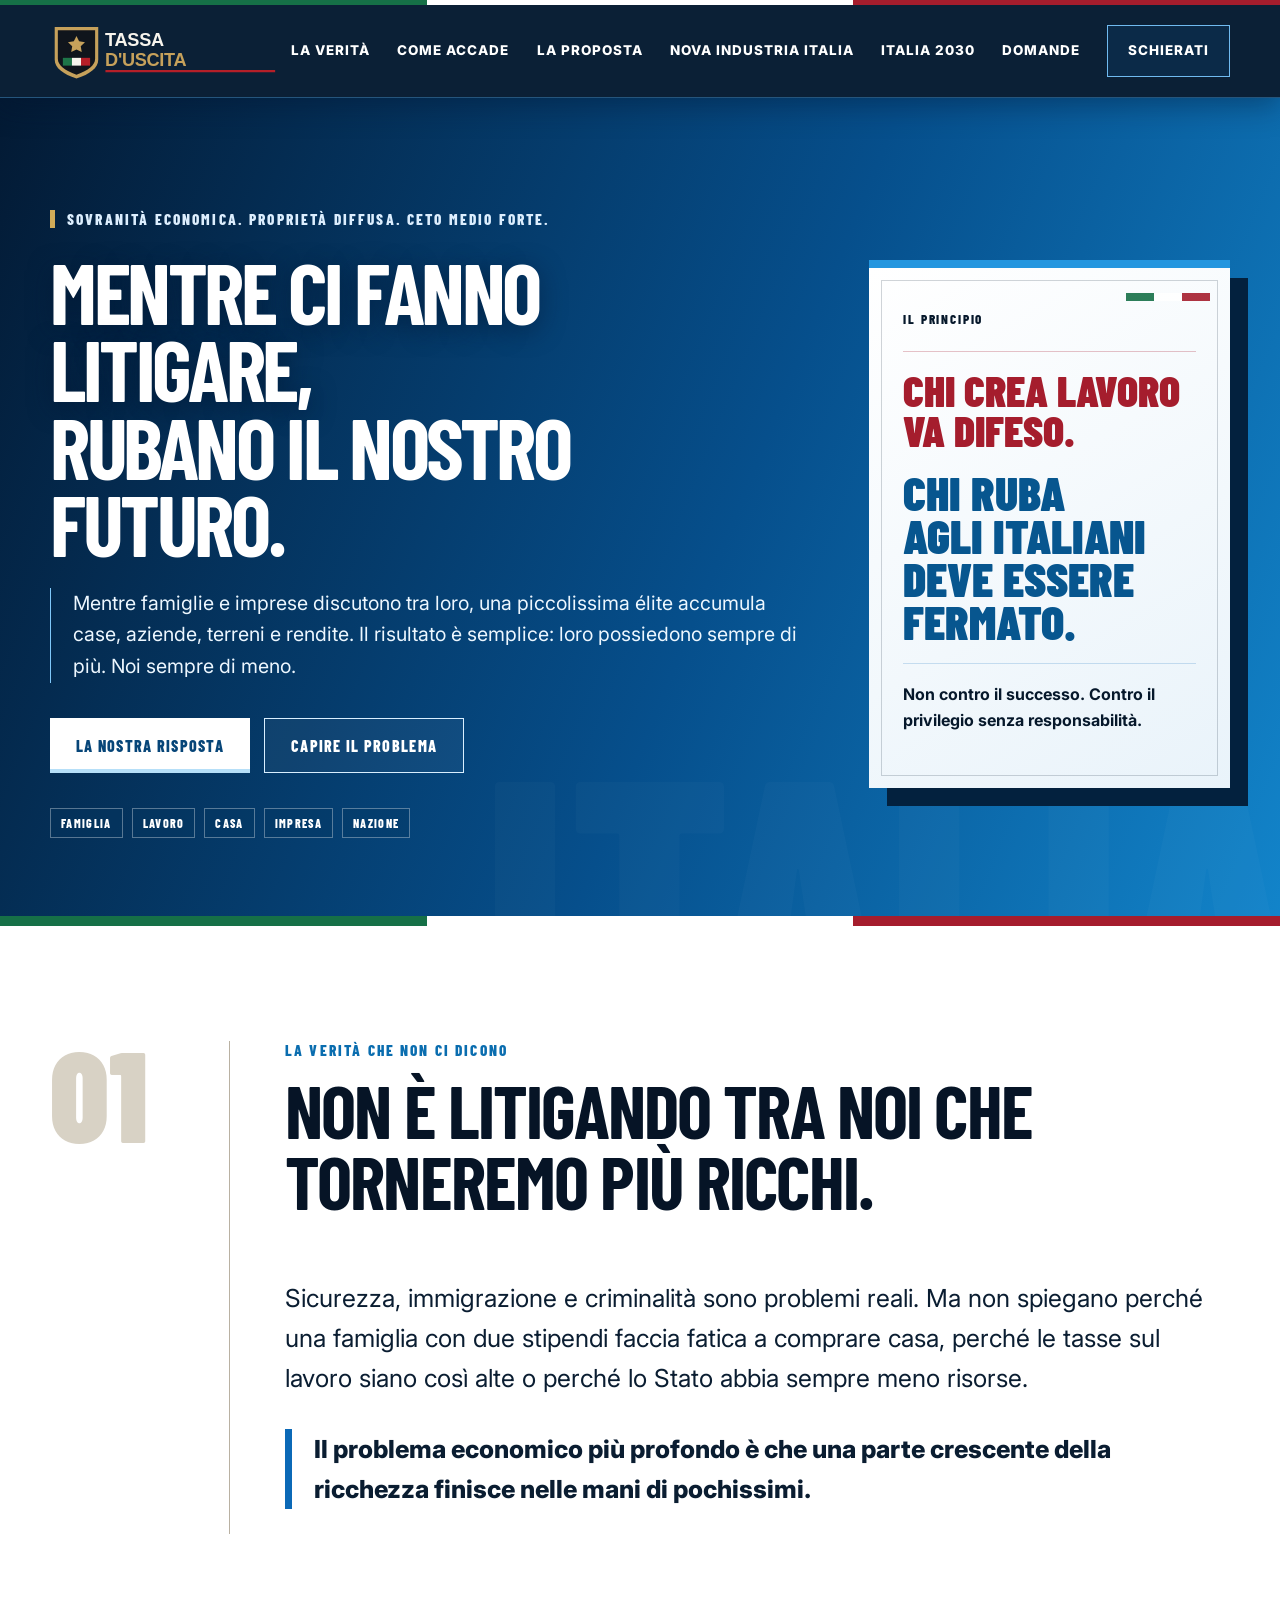
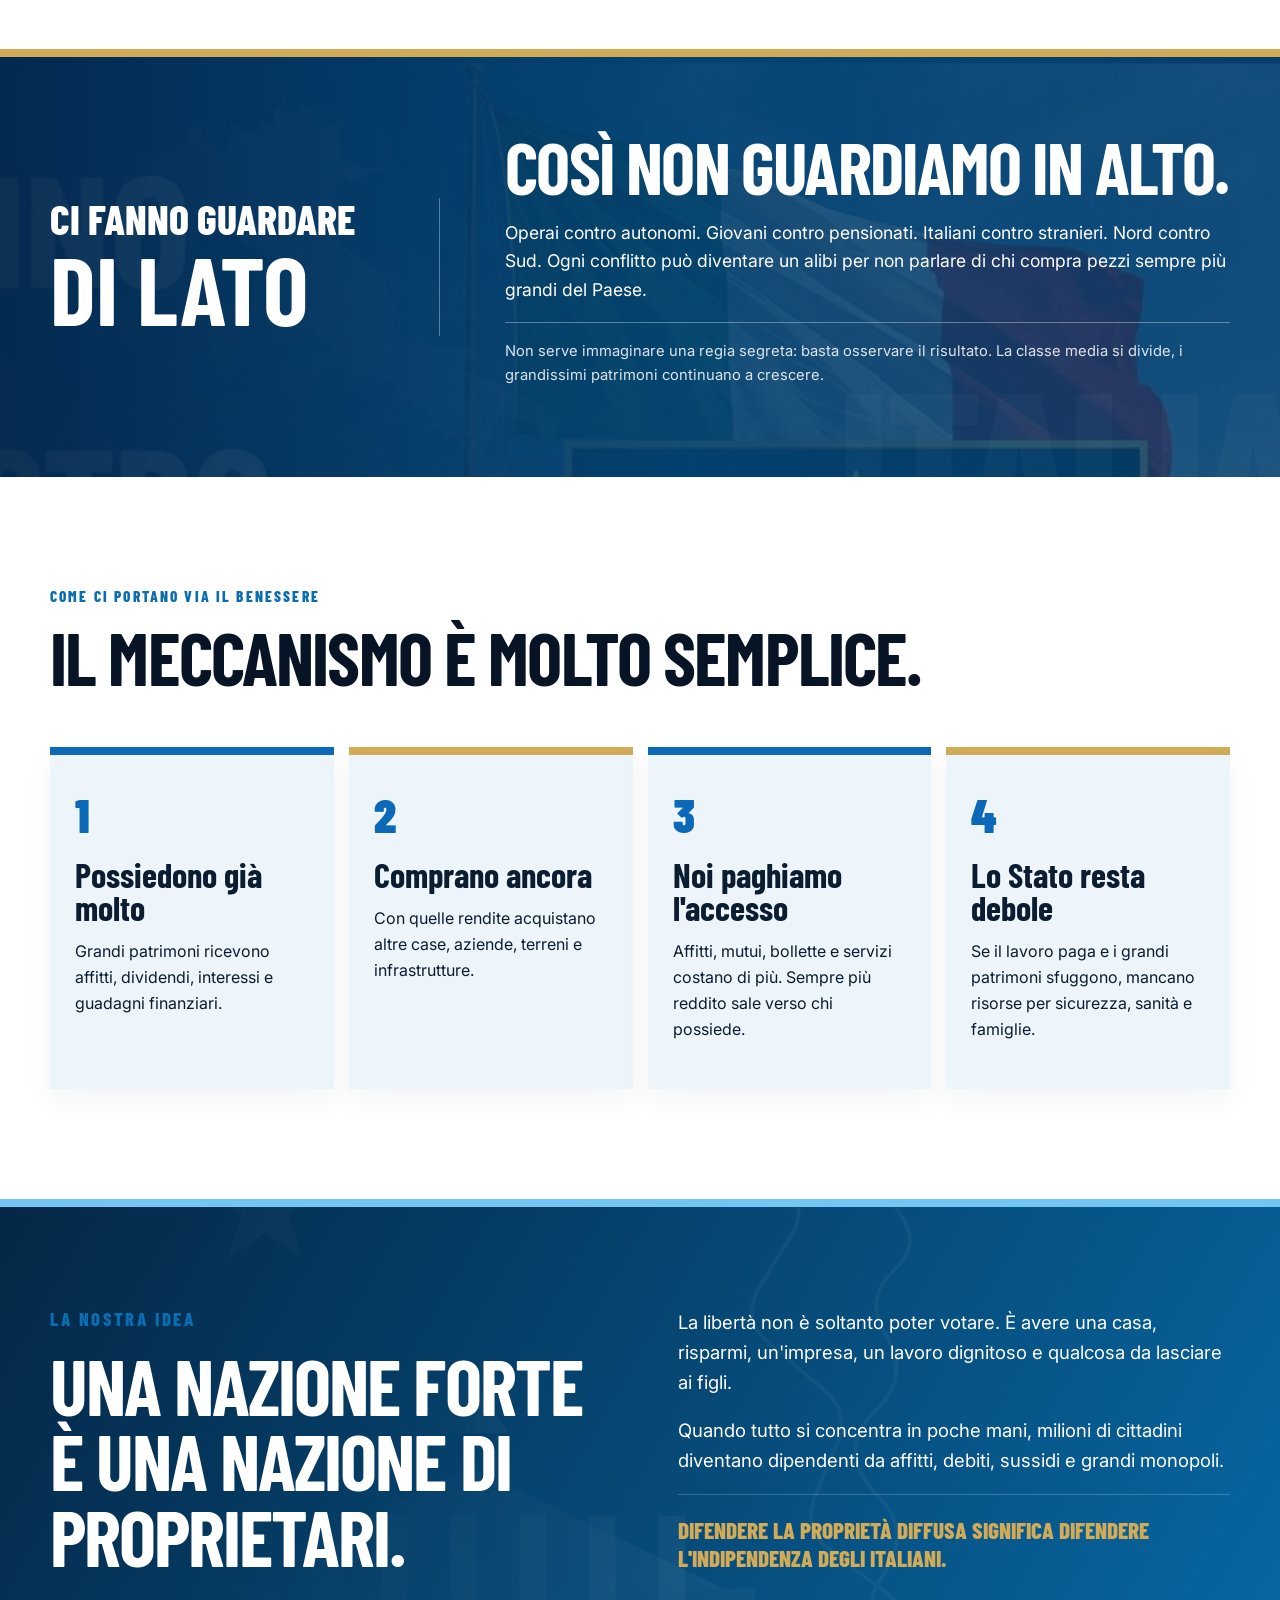
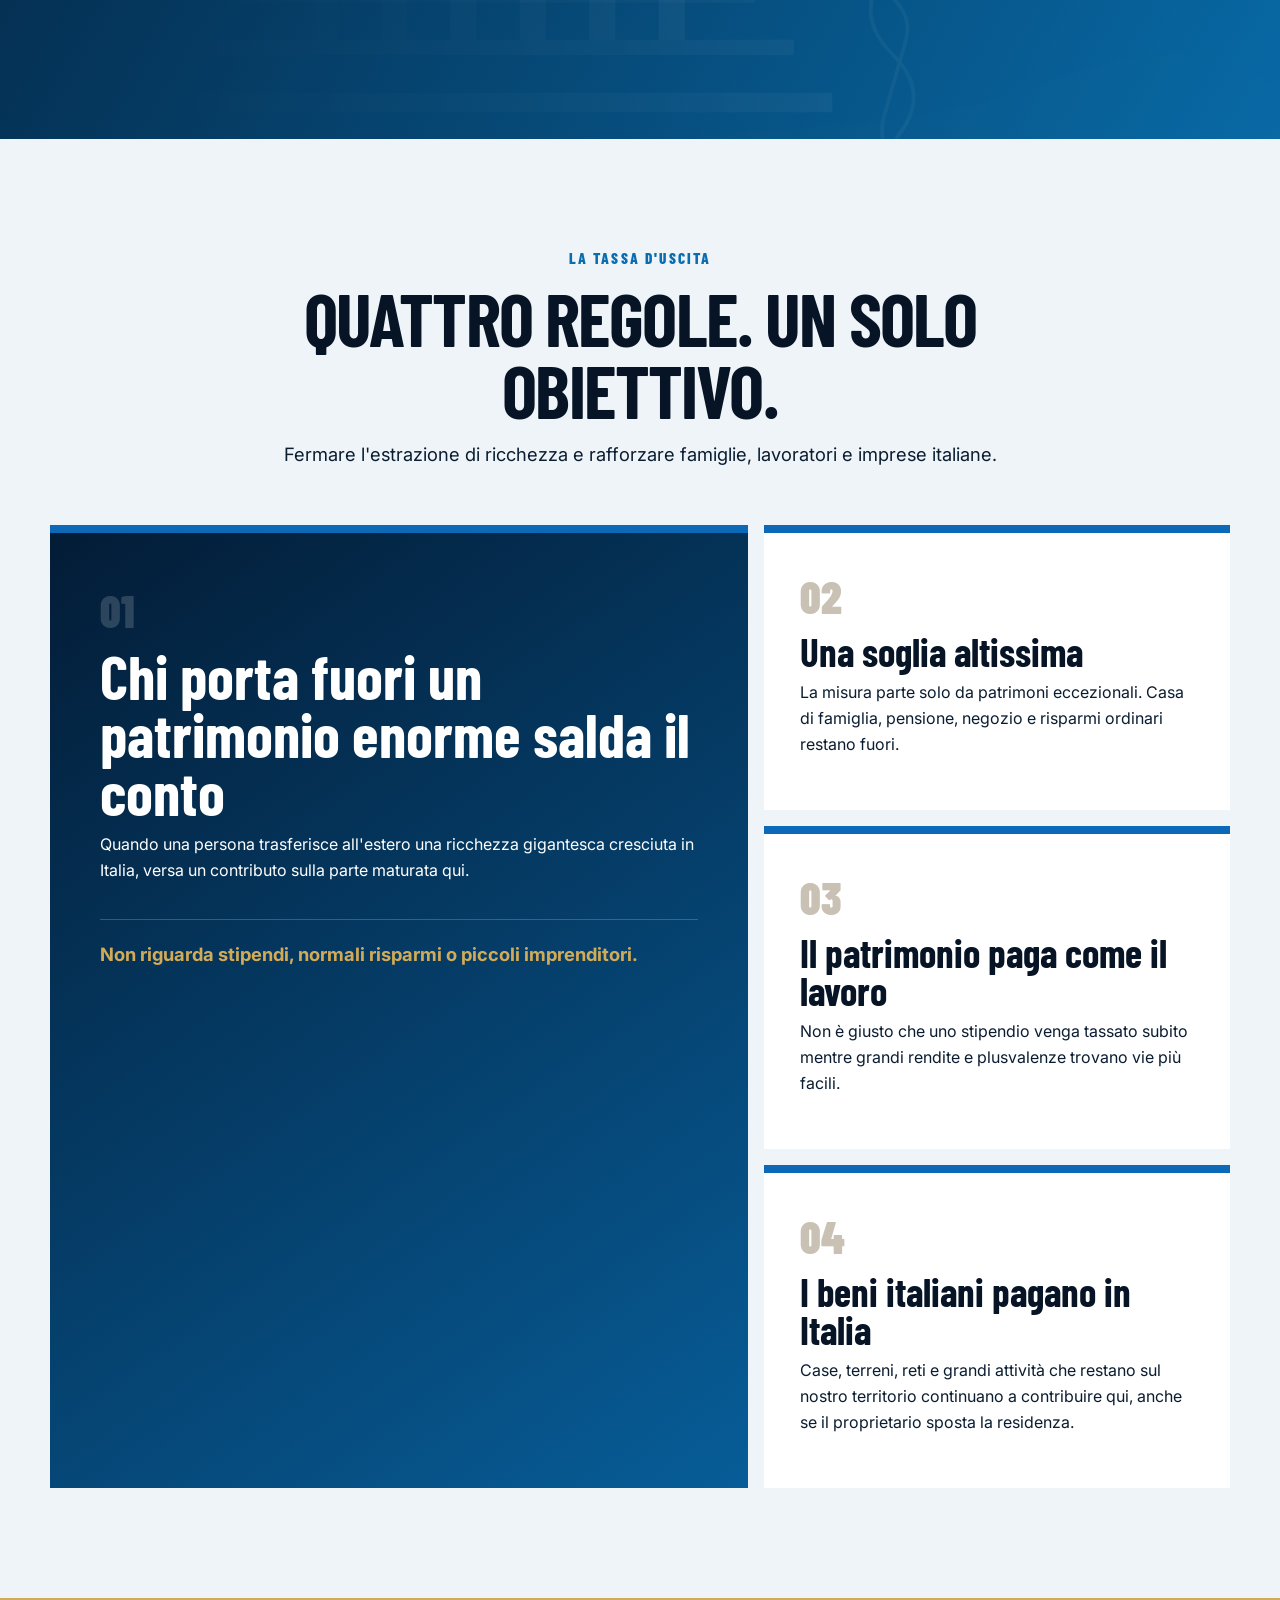
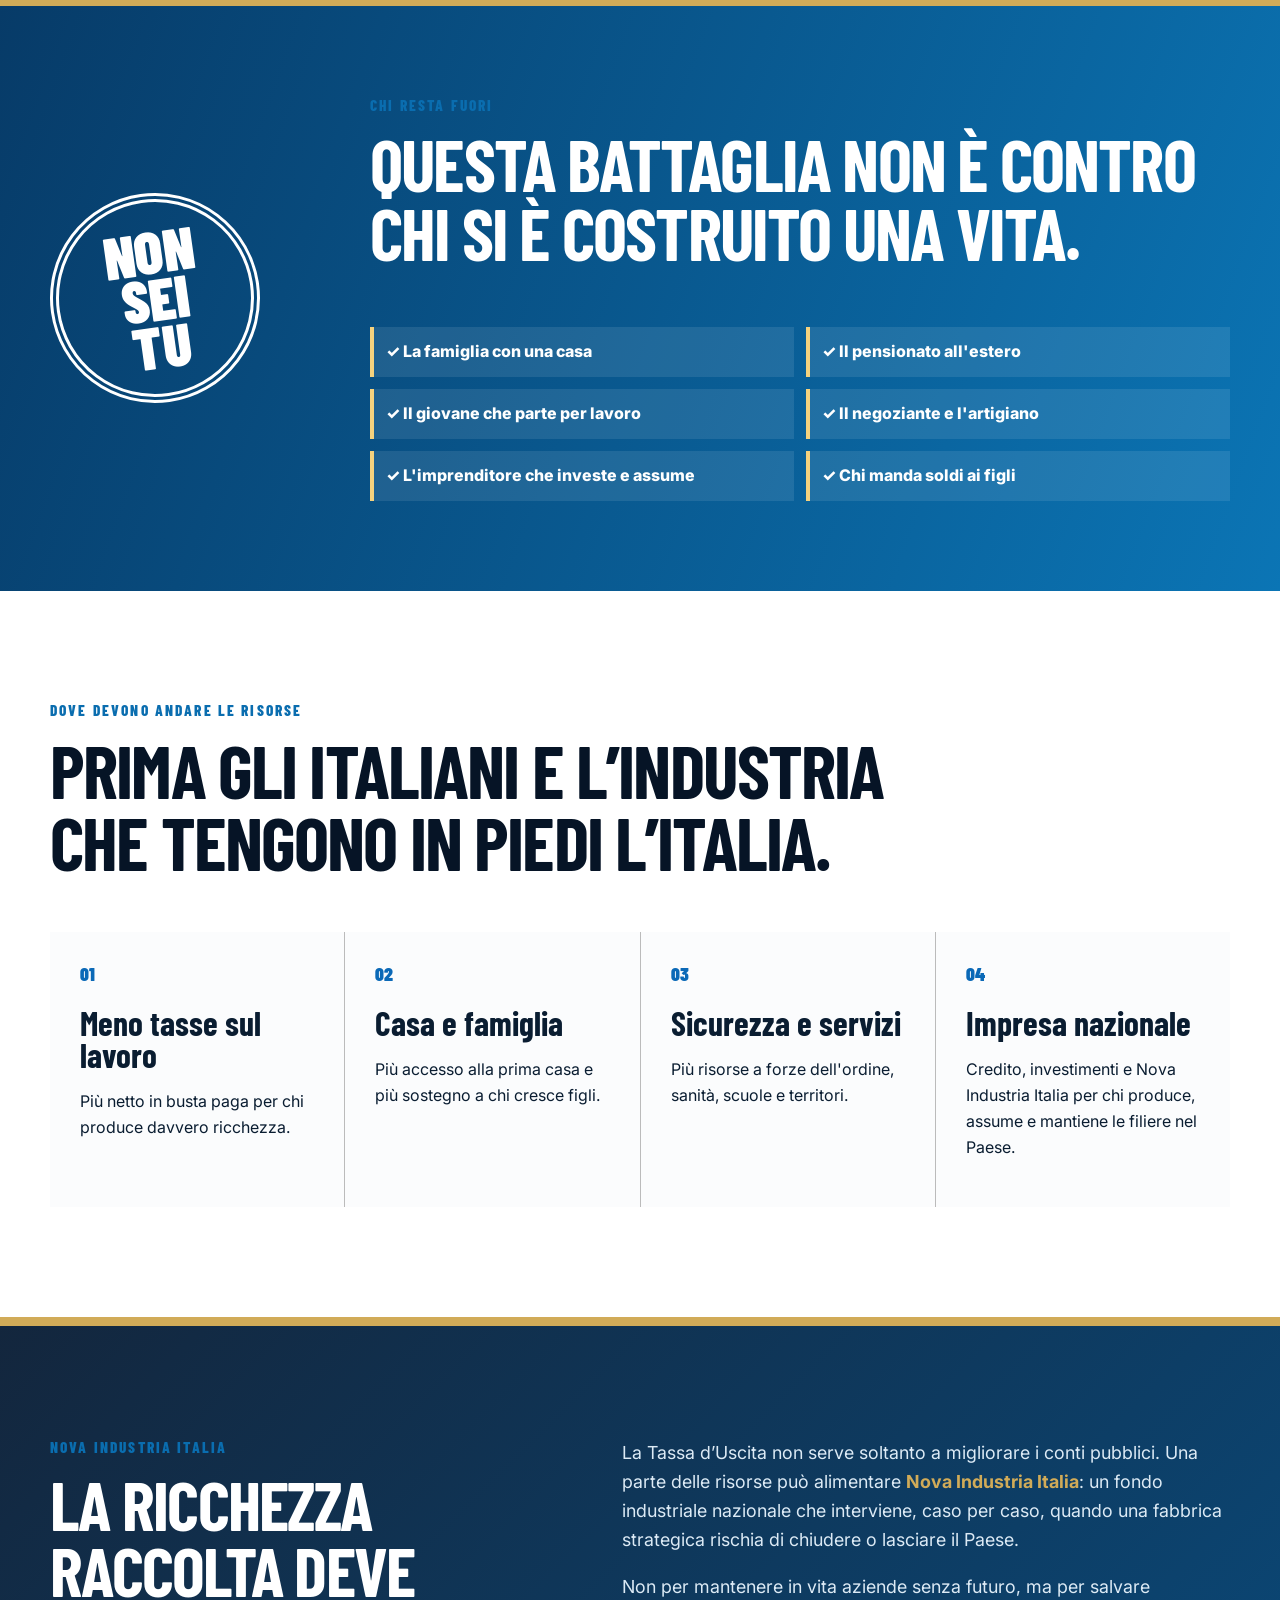
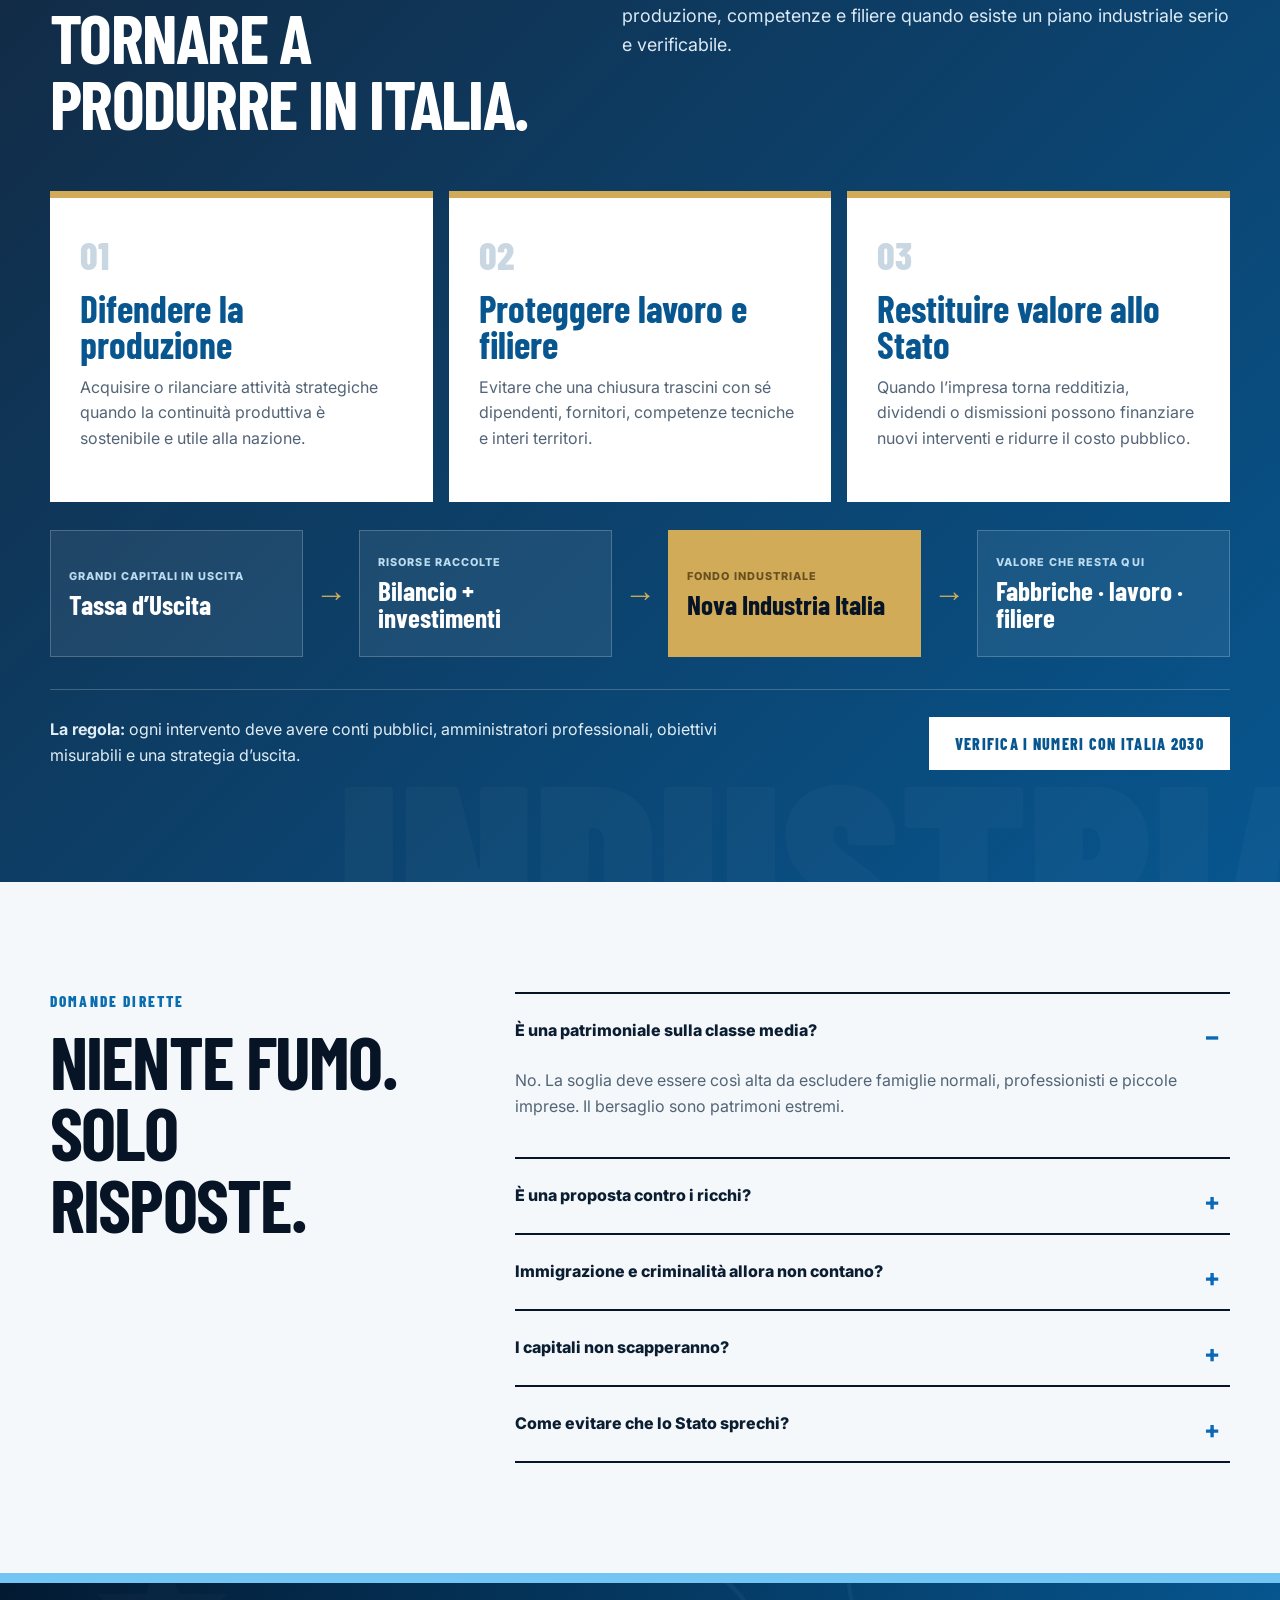
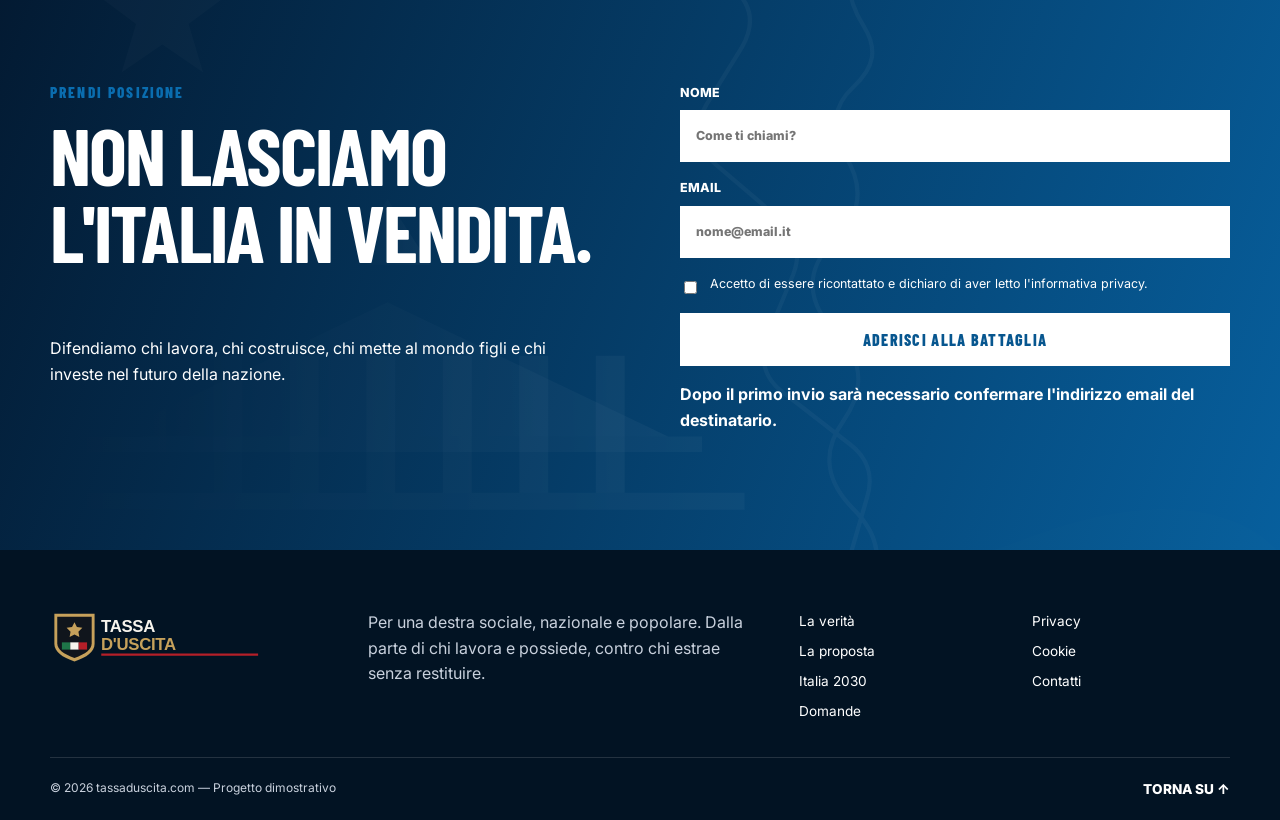
<file: index.html>
<!doctype html>
<html lang="it">
<head>
  <meta charset="utf-8">
  <meta name="viewport" content="width=device-width, initial-scale=1">
  <meta name="description" content="Tassa d'Uscita: difendere lavoro, famiglia, proprietà e sovranità economica dalla concentrazione estrema della ricchezza.">
  <meta name="theme-color" content="#10151c">
  <title>Tassa d'Uscita — La ricchezza italiana resti agli italiani</title>
  <link rel="icon" href="logo.svg" type="image/svg+xml">
  <link rel="preconnect" href="https://fonts.googleapis.com">
  <link rel="preconnect" href="https://fonts.gstatic.com" crossorigin>
  <link href="https://fonts.googleapis.com/css2?family=Barlow+Condensed:wght@600;700;800;900&family=Inter:wght@400;500;600;700;800&display=swap" rel="stylesheet">
  <link rel="stylesheet" href="styles.css">
</head>
<body>
<header class="site-header" id="top">
  <div class="flag-line"><i></i><i></i><i></i></div>
  <div class="container nav-wrap">
    <a class="brand" href="#top"><img src="logo.svg" alt="Tassa d'Uscita"></a>
    <button class="menu-toggle" aria-expanded="false" aria-controls="main-nav"><span></span><span></span><span></span><b class="sr-only">Menu</b></button>
    <nav id="main-nav" class="main-nav">
      <a href="#verita">La verità</a>
      <a href="#meccanismo">Come accade</a>
      <a href="#proposta">La proposta</a>
      <a href="#nova-industria">Nova Industria Italia</a>
      <a href="simulatore.html">Italia 2030</a>
      <a href="#faq">Domande</a>
      <a class="nav-cta" href="#aderisci">Schierati</a>
    </nav>
  </div>
</header>

<main>
<section class="hero">
  <div class="hero-bg-word">ITALIA</div>
  <div class="container hero-grid">
    <div class="hero-copy">
      <p class="kicker">Sovranità economica. Proprietà diffusa. Ceto medio forte.</p>
      <h1>MENTRE CI FANNO LITIGARE,<br><em>RUBANO IL NOSTRO FUTURO.</em></h1>
      <p class="hero-lead">Mentre famiglie e imprese discutono tra loro, una piccolissima élite accumula case, aziende, terreni e rendite. Il risultato è semplice: loro possiedono sempre di più. Noi sempre di meno.</p>
      <div class="hero-actions"><a class="button gold" href="#proposta">La nostra risposta</a><a class="button ghost" href="#verita">Capire il problema</a></div>
      <div class="hero-values"><span>FAMIGLIA</span><span>LAVORO</span><span>CASA</span><span>IMPRESA</span><span>NAZIONE</span></div>
    </div>
    <aside class="hero-card">
      <small>IL PRINCIPIO</small>
      <strong class="hero-card-work">CHI CREA LAVORO VA DIFESO.</strong>
      <strong class="hero-card-main">CHI RUBA<br>AGLI ITALIANI<br>DEVE ESSERE<br>FERMATO.</strong>
      <p>Non contro il successo. Contro il privilegio senza responsabilità.</p>
    </aside>
  </div>
</section>

<section class="truth" id="verita">
  <div class="container truth-grid">
    <div class="section-number">01</div>
    <div>
      <p class="section-label">LA VERITÀ CHE NON CI DICONO</p>
      <h2>Non è litigando tra noi che torneremo più ricchi.</h2>
      <p class="big-text">Sicurezza, immigrazione e criminalità sono problemi reali. Ma non spiegano perché una famiglia con due stipendi faccia fatica a comprare casa, perché le tasse sul lavoro siano così alte o perché lo Stato abbia sempre meno risorse.</p>
      <p class="big-text strong-line">Il problema economico più profondo è che una parte crescente della ricchezza finisce nelle mani di pochissimi.</p>
    </div>
  </div>
</section>

<section class="divide-band">
  <div class="container divide-grid">
    <div class="divide-title"><span>CI FANNO GUARDARE</span><strong>DI LATO</strong></div>
    <div class="divide-copy"><h2>Così non guardiamo in alto.</h2><p>Operai contro autonomi. Giovani contro pensionati. Italiani contro stranieri. Nord contro Sud. Ogni conflitto può diventare un alibi per non parlare di chi compra pezzi sempre più grandi del Paese.</p><p class="note">Non serve immaginare una regia segreta: basta osservare il risultato. La classe media si divide, i grandissimi patrimoni continuano a crescere.</p></div>
  </div>
</section>

<section class="mechanism" id="meccanismo">
  <div class="container">
    <div class="section-head"><p class="section-label">COME CI PORTANO VIA IL BENESSERE</p><h2>Il meccanismo è molto semplice.</h2></div>
    <div class="mechanism-grid">
      <article><b>1</b><h3>Possiedono già molto</h3><p>Grandi patrimoni ricevono affitti, dividendi, interessi e guadagni finanziari.</p></article>
      <article><b>2</b><h3>Comprano ancora</h3><p>Con quelle rendite acquistano altre case, aziende, terreni e infrastrutture.</p></article>
      <article><b>3</b><h3>Noi paghiamo l'accesso</h3><p>Affitti, mutui, bollette e servizi costano di più. Sempre più reddito sale verso chi possiede.</p></article>
      <article><b>4</b><h3>Lo Stato resta debole</h3><p>Se il lavoro paga e i grandi patrimoni sfuggono, mancano risorse per sicurezza, sanità e famiglie.</p></article>
    </div>
  </div>
</section>

<section class="ownership">
  <div class="container ownership-grid">
    <div><p class="section-label light">LA NOSTRA IDEA</p><h2>Una nazione forte è una nazione di proprietari.</h2></div>
    <div><p>La libertà non è soltanto poter votare. È avere una casa, risparmi, un'impresa, un lavoro dignitoso e qualcosa da lasciare ai figli.</p><p>Quando tutto si concentra in poche mani, milioni di cittadini diventano dipendenti da affitti, debiti, sussidi e grandi monopoli.</p><strong>Difendere la proprietà diffusa significa difendere l'indipendenza degli italiani.</strong></div>
  </div>
</section>

<section class="proposal" id="proposta">
  <div class="container">
    <div class="section-head centered"><p class="section-label">LA TASSA D'USCITA</p><h2>Quattro regole. Un solo obiettivo.</h2><p>Fermare l'estrazione di ricchezza e rafforzare famiglie, lavoratori e imprese italiane.</p></div>
    <div class="proposal-grid">
      <article class="featured"><span>01</span><h3>Chi porta fuori un patrimonio enorme salda il conto</h3><p>Quando una persona trasferisce all'estero una ricchezza gigantesca cresciuta in Italia, versa un contributo sulla parte maturata qui.</p><strong>Non riguarda stipendi, normali risparmi o piccoli imprenditori.</strong></article>
      <article><span>02</span><h3>Una soglia altissima</h3><p>La misura parte solo da patrimoni eccezionali. Casa di famiglia, pensione, negozio e risparmi ordinari restano fuori.</p></article>
      <article><span>03</span><h3>Il patrimonio paga come il lavoro</h3><p>Non è giusto che uno stipendio venga tassato subito mentre grandi rendite e plusvalenze trovano vie più facili.</p></article>
      <article><span>04</span><h3>I beni italiani pagano in Italia</h3><p>Case, terreni, reti e grandi attività che restano sul nostro territorio continuano a contribuire qui, anche se il proprietario sposta la residenza.</p></article>
    </div>
  </div>
</section>

<section class="not-you">
  <div class="container not-grid">
    <div class="stamp">NON<br>SEI<br>TU</div>
    <div><p class="section-label light">CHI RESTA FUORI</p><h2>Questa battaglia non è contro chi si è costruito una vita.</h2><div class="checks"><span>✓ La famiglia con una casa</span><span>✓ Il pensionato all'estero</span><span>✓ Il giovane che parte per lavoro</span><span>✓ Il negoziante e l'artigiano</span><span>✓ L'imprenditore che investe e assume</span><span>✓ Chi manda soldi ai figli</span></div></div>
  </div>
</section>

<section class="destination">
  <div class="container">
    <div class="section-head"><p class="section-label">DOVE DEVONO ANDARE LE RISORSE</p><h2>Prima gli italiani e l’industria che tengono in piedi l’Italia.</h2></div>
    <div class="destination-grid">
      <article><span>01</span><h3>Meno tasse sul lavoro</h3><p>Più netto in busta paga per chi produce davvero ricchezza.</p></article>
      <article><span>02</span><h3>Casa e famiglia</h3><p>Più accesso alla prima casa e più sostegno a chi cresce figli.</p></article>
      <article><span>03</span><h3>Sicurezza e servizi</h3><p>Più risorse a forze dell'ordine, sanità, scuole e territori.</p></article>
      <article><span>04</span><h3>Impresa nazionale</h3><p>Credito, investimenti e Nova Industria Italia per chi produce, assume e mantiene le filiere nel Paese.</p></article>
    </div>
  </div>
</section>


<section class="nova-industria" id="nova-industria">
  <div class="container">
    <div class="nova-intro">
      <div>
        <p class="section-label light">NOVA INDUSTRIA ITALIA</p>
        <h2>La ricchezza raccolta deve tornare a produrre in Italia.</h2>
      </div>
      <div class="nova-lead">
        <p>La Tassa d’Uscita non serve soltanto a migliorare i conti pubblici. Una parte delle risorse può alimentare <strong>Nova Industria Italia</strong>: un fondo industriale nazionale che interviene, caso per caso, quando una fabbrica strategica rischia di chiudere o lasciare il Paese.</p>
        <p>Non per mantenere in vita aziende senza futuro, ma per salvare produzione, competenze e filiere quando esiste un piano industriale serio e verificabile.</p>
      </div>
    </div>

    <div class="nova-cards">
      <article><span>01</span><h3>Difendere la produzione</h3><p>Acquisire o rilanciare attività strategiche quando la continuità produttiva è sostenibile e utile alla nazione.</p></article>
      <article><span>02</span><h3>Proteggere lavoro e filiere</h3><p>Evitare che una chiusura trascini con sé dipendenti, fornitori, competenze tecniche e interi territori.</p></article>
      <article><span>03</span><h3>Restituire valore allo Stato</h3><p>Quando l’impresa torna redditizia, dividendi o dismissioni possono finanziare nuovi interventi e ridurre il costo pubblico.</p></article>
    </div>

    <div class="resource-flow" aria-label="Flusso delle risorse dalla Tassa d'Uscita a Nova Industria Italia">
      <div class="flow-node"><small>GRANDI CAPITALI IN USCITA</small><strong>Tassa d’Uscita</strong></div>
      <div class="flow-arrow" aria-hidden="true">→</div>
      <div class="flow-node flow-split"><small>RISORSE RACCOLTE</small><strong>Bilancio + investimenti</strong></div>
      <div class="flow-arrow" aria-hidden="true">→</div>
      <div class="flow-node featured"><small>FONDO INDUSTRIALE</small><strong>Nova Industria Italia</strong></div>
      <div class="flow-arrow" aria-hidden="true">→</div>
      <div class="flow-node"><small>VALORE CHE RESTA QUI</small><strong>Fabbriche · lavoro · filiere</strong></div>
    </div>

    <div class="nova-bottom">
      <p><strong>La regola:</strong> ogni intervento deve avere conti pubblici, amministratori professionali, obiettivi misurabili e una strategia d’uscita.</p>
      <a class="button nova-button" href="simulatore.html">Verifica i numeri con Italia 2030</a>
    </div>
  </div>
</section>

<section class="faq" id="faq">
  <div class="container faq-layout">
    <div><p class="section-label">DOMANDE DIRETTE</p><h2>Niente fumo. Solo risposte.</h2></div>
    <div class="accordion">
      <details open><summary>È una patrimoniale sulla classe media?</summary><p>No. La soglia deve essere così alta da escludere famiglie normali, professionisti e piccole imprese. Il bersaglio sono patrimoni estremi.</p></details>
      <details><summary>È una proposta contro i ricchi?</summary><p>No. Chi crea aziende, lavoro e innovazione è una risorsa. La proposta colpisce l'accumulo passivo e la fuga dalle responsabilità fiscali.</p></details>
      <details><summary>Immigrazione e criminalità allora non contano?</summary><p>Contano e uno Stato serio deve affrontarle. Ma usarle per spiegare ogni problema economico impedisce di vedere la concentrazione della proprietà e delle rendite.</p></details>
      <details><summary>I capitali non scapperanno?</summary><p>Per questo si tassano anche i beni che non possono scappare e si premia chi reinveste in Italia, crea occupazione e mantiene attività produttive.</p></details>
      <details><summary>Come evitare che lo Stato sprechi?</summary><p>Le entrate devono essere vincolate per legge, pubblicate ogni anno e destinate a lavoro, casa, sicurezza e impresa nazionale.</p></details>
    </div>
  </div>
</section>

<section class="join" id="aderisci">
  <div class="container join-grid">
    <div><p class="section-label light">PRENDI POSIZIONE</p><h2>Non lasciamo l'Italia in vendita.</h2><p>Difendiamo chi lavora, chi costruisce, chi mette al mondo figli e chi investe nel futuro della nazione.</p></div>
    <form id="join-form" class="join-form" action="https://formsubmit.co/luca@luca.love" method="POST">
      <input type="hidden" name="_subject" value="Nuova adesione da tassaduscita.com">
      <input type="hidden" name="_template" value="table">
      <input type="hidden" name="_next" value="https://tassaduscita.com/grazie.html">
      <input type="text" name="_honey" tabindex="-1" autocomplete="off" style="display:none">
      <label>Nome<input name="Nome" required placeholder="Come ti chiami?" autocomplete="name"></label>
      <label>Email<input name="Email" type="email" required placeholder="nome@email.it" autocomplete="email"></label>
      <label class="check"><input type="checkbox" name="Consenso al ricontatto" value="Sì" required><span>Accetto di essere ricontattato e dichiaro di aver letto l'informativa privacy.</span></label>
      <button class="button white" type="submit">ADERISCI ALLA BATTAGLIA</button>
      <p id="form-note" class="form-note" role="status">Dopo il primo invio sarà necessario confermare l'indirizzo email del destinatario.</p>
    </form>
  </div>
</section>
</main>

<footer><div class="container footer-grid"><img src="logo.svg" alt="Tassa d'Uscita"><p>Per una destra sociale, nazionale e popolare. Dalla parte di chi lavora e possiede, contro chi estrae senza restituire.</p><nav><a href="#verita">La verità</a><a href="#proposta">La proposta</a><a href="simulatore.html">Italia 2030</a><a href="#faq">Domande</a></nav><nav><a href="#">Privacy</a><a href="#">Cookie</a><a href="#">Contatti</a></nav></div><div class="container footer-bottom"><span>© <span id="year"></span> tassaduscita.com — Progetto dimostrativo</span><a href="#top">TORNA SU ↑</a></div></footer>
<script src="script.js"></script>
</body>
</html>
</file>
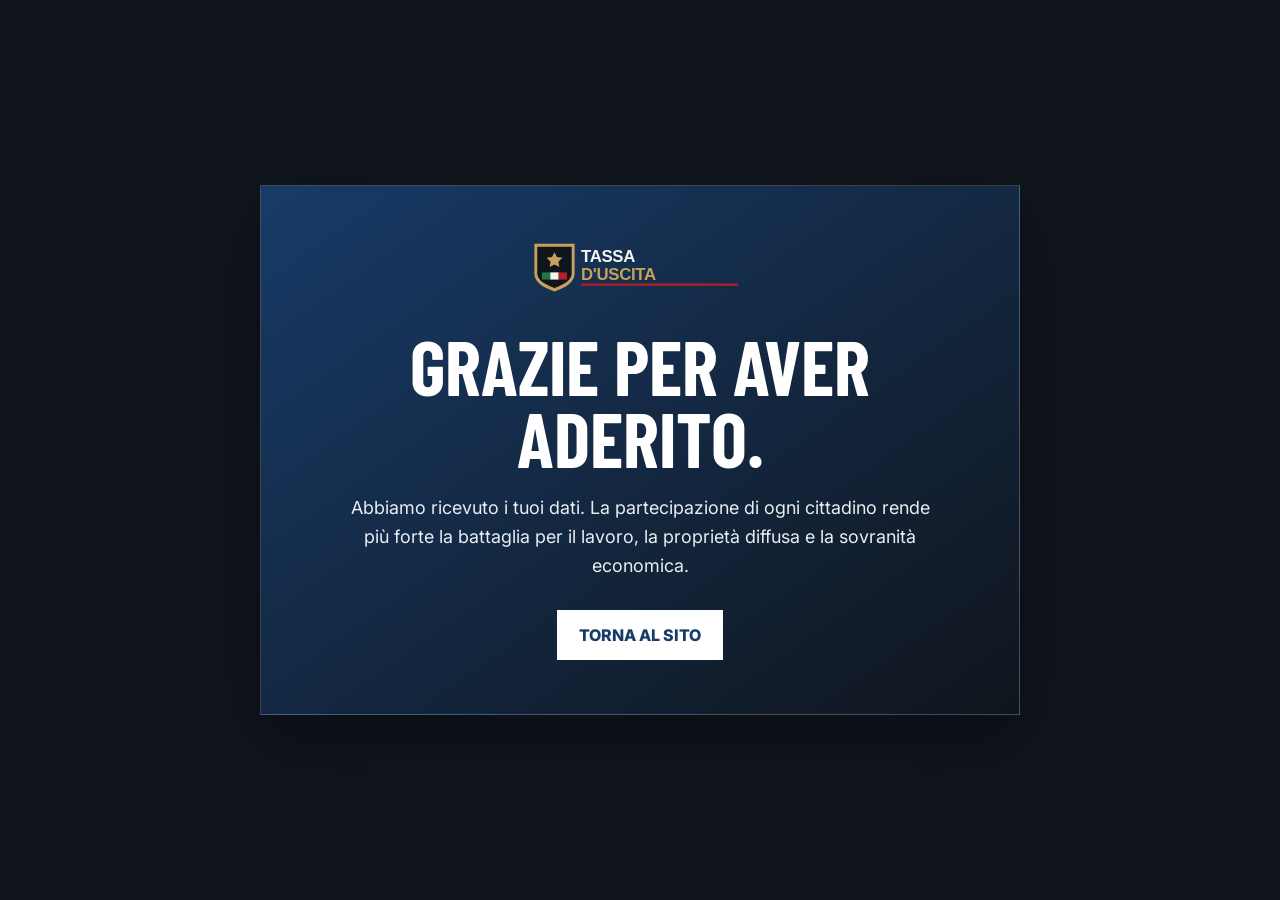
<file: grazie.html>
<!doctype html>
<html lang="it">
<head>
  <meta charset="utf-8">
  <meta name="viewport" content="width=device-width, initial-scale=1">
  <meta name="theme-color" content="#10151c">
  <title>Grazie — Tassa d'Uscita</title>
  <link rel="icon" href="logo.svg" type="image/svg+xml">
  <link rel="preconnect" href="https://fonts.googleapis.com">
  <link rel="preconnect" href="https://fonts.gstatic.com" crossorigin>
  <link href="https://fonts.googleapis.com/css2?family=Barlow+Condensed:wght@700;800;900&family=Inter:wght@400;600;700&display=swap" rel="stylesheet">
  <style>
    *{box-sizing:border-box}body{margin:0;min-height:100vh;display:grid;place-items:center;background:#10151c;color:#fff;font-family:Inter,Arial,sans-serif;padding:24px}.card{max-width:760px;text-align:center;border:1px solid rgba(255,255,255,.18);padding:54px 36px;background:linear-gradient(145deg,#173b68,#10151c);box-shadow:0 24px 70px rgba(0,0,0,.35)}img{width:220px;max-width:70%;margin-bottom:34px}h1{font-family:"Barlow Condensed",Arial,sans-serif;font-size:clamp(42px,8vw,76px);line-height:.95;margin:0 0 20px;text-transform:uppercase}p{font-size:18px;line-height:1.6;color:#e9edf3;margin:0 auto 30px;max-width:580px}a{display:inline-block;background:#fff;color:#173b68;text-decoration:none;font-weight:800;padding:15px 22px;text-transform:uppercase}
  </style>
</head>
<body><main class="card"><img src="logo.svg" alt="Tassa d'Uscita"><h1>Grazie per aver aderito.</h1><p>Abbiamo ricevuto i tuoi dati. La partecipazione di ogni cittadino rende più forte la battaglia per il lavoro, la proprietà diffusa e la sovranità economica.</p><a href="index.html">Torna al sito</a></main></body>
</html>
</file>
<file: styles.css>
:root{--black:#10151c;--black2:#1a222d;--navy:#17283d;--red:#b51f28;--red2:#8f151d;--gold:#c6a15b;--cream:#eee9de;--paper:#f8f6f0;--white:#fff;--ink:#171b20;--muted:#626975;--green:#1e7548;--max:1180px}*{box-sizing:border-box}html{scroll-behavior:smooth}body{margin:0;font-family:Inter,Arial,sans-serif;color:var(--ink);background:var(--paper);line-height:1.62}.container{width:min(var(--max),calc(100% - 40px));margin:auto}.sr-only{position:absolute;width:1px;height:1px;overflow:hidden;clip:rect(0,0,0,0)}h1,h2,h3,p{margin-top:0}h1,h2,h3{font-family:"Barlow Condensed",Arial,sans-serif;line-height:.96}h2{font-size:clamp(3rem,5.8vw,5.4rem);letter-spacing:-.025em;text-transform:uppercase}.flag-line{height:5px;display:grid;grid-template-columns:1fr 1fr 1fr}.flag-line i:nth-child(1){background:var(--green)}.flag-line i:nth-child(2){background:#fff}.flag-line i:nth-child(3){background:var(--red)}.site-header{position:sticky;top:0;z-index:30;background:rgba(16,21,28,.98);box-shadow:0 5px 24px #0006}.nav-wrap{height:92px;display:flex;align-items:center;justify-content:space-between}.brand img{width:238px;display:block}.main-nav{display:flex;align-items:center;gap:27px}.main-nav a{font-size:.84rem;font-weight:800;text-transform:uppercase;text-decoration:none;color:#fff;letter-spacing:.055em}.nav-cta{background:var(--red);padding:14px 20px;border:1px solid #d54b52}.menu-toggle{display:none;background:none;border:0}.menu-toggle span{display:block;width:28px;height:3px;background:#fff;margin:5px}.hero{position:relative;overflow:hidden;background:linear-gradient(120deg,#0d1117 0%,#17283d 62%,#1d2e43 100%);color:#fff;padding:105px 0 0;border-bottom:8px solid var(--gold)}.hero:before{content:"";position:absolute;inset:0;background:linear-gradient(90deg,transparent 48%,#ffffff05 48%),repeating-linear-gradient(135deg,transparent 0 40px,#ffffff025 40px 41px)}.hero-bg-word{position:absolute;right:-70px;bottom:-80px;font:900 18rem/.8 "Barlow Condensed";color:#fff;opacity:.025;letter-spacing:.02em}.hero-grid{position:relative;z-index:2;display:grid;grid-template-columns:1.35fr .65fr;gap:70px;align-items:center;padding-bottom:88px}.kicker,.section-label{font:800 .96rem "Barlow Condensed";letter-spacing:.14em;text-transform:uppercase;color:var(--red)}.hero .kicker{color:var(--gold);border-left:5px solid var(--red);padding-left:12px}.hero h1{font-size:clamp(4.3rem,7.4vw,7.7rem);letter-spacing:-.04em;margin:25px 0}.hero h1 em{font-style:normal;color:var(--gold)}.hero-lead{font-size:1.22rem;color:#d5dbe4;max-width:800px}.hero-actions{display:flex;gap:14px;margin-top:35px}.button{display:inline-flex;justify-content:center;align-items:center;text-decoration:none;border:0;font:800 1rem "Barlow Condensed";letter-spacing:.08em;text-transform:uppercase;padding:17px 26px;cursor:pointer}.gold{background:var(--gold);color:var(--black)}.ghost{color:#fff;border:1px solid #ffffff99}.hero-values{display:flex;flex-wrap:wrap;gap:9px;margin-top:35px}.hero-values span{border:1px solid #ffffff2d;padding:7px 10px;font:800 .75rem "Barlow Condensed";letter-spacing:.11em}.hero-card{background:var(--cream);color:var(--black);padding:38px 34px;border-top:10px solid var(--gold);box-shadow:18px 18px 0 #090c11;position:relative}.hero-card:after{content:"";position:absolute;inset:12px;border:1px solid #17283d33;pointer-events:none}.hero-card small{font:800 .82rem "Barlow Condensed";letter-spacing:.14em}.hero-card strong{position:relative;z-index:1;display:block;font:900 3rem/.92 "Barlow Condensed";margin:20px 0}.hero-card .red-text{color:var(--red)}.hero-card p{position:relative;z-index:1;font-weight:700}.truth{padding:115px 0;background:var(--paper)}.truth-grid{display:grid;grid-template-columns:180px 1fr;gap:55px}.section-number{font:900 8rem/.8 "Barlow Condensed";color:#d8d2c5;border-right:1px solid #b9b1a2}.truth h2{color:var(--black);max-width:900px}.big-text{font-size:clamp(1.18rem,2vw,1.55rem);max-width:920px}.strong-line{font-weight:800;border-left:7px solid var(--red);padding-left:22px;margin-top:30px}.divide-band{background:var(--red);color:#fff;padding:75px 0;border-block:8px solid var(--black)}.divide-grid{display:grid;grid-template-columns:.7fr 1.3fr;gap:65px;align-items:center}.divide-title{border-right:1px solid #ffffff55;font:800 2.6rem/1 "Barlow Condensed"}.divide-title span{display:block}.divide-title strong{font-size:6rem;color:var(--gold)}.divide-copy h2{font-size:4.5rem;margin-bottom:18px}.divide-copy p{font-size:1.1rem}.divide-copy .note{font-size:.92rem;border-top:1px solid #ffffff55;padding-top:17px;color:#ffe9e9}.mechanism{padding:110px 0;background:#fff}.section-head{max-width:880px;margin-bottom:55px}.section-head h2{color:var(--black);margin-bottom:15px}.section-head>p:last-child{font-size:1.15rem}.centered{text-align:center;margin-left:auto;margin-right:auto}.mechanism-grid{display:grid;grid-template-columns:repeat(4,1fr);gap:15px}.mechanism-grid article{background:var(--cream);padding:30px 25px;border-top:8px solid var(--black);min-height:300px}.mechanism-grid article:nth-child(even){border-color:var(--red)}.mechanism-grid b{font:900 3rem "Barlow Condensed";color:var(--red)}.mechanism-grid h3{font-size:2.15rem;margin:15px 0}.ownership{background:var(--navy);color:#fff;padding:100px 0;border-top:8px solid var(--gold)}.ownership-grid{display:grid;grid-template-columns:1fr 1fr;gap:75px}.ownership h2{font-size:4.9rem}.ownership p{font-size:1.16rem}.ownership strong{display:block;color:var(--gold);font:800 1.45rem/1.2 "Barlow Condensed";text-transform:uppercase;border-top:1px solid #ffffff33;padding-top:22px}.light{color:var(--gold)}.proposal{padding:110px 0;background:var(--cream)}.proposal-grid{display:grid;grid-template-columns:1.2fr .8fr;gap:16px}.proposal-grid article{background:#fff;padding:36px;border-top:8px solid var(--black);min-height:270px}.proposal-grid article span{font:900 2.8rem "Barlow Condensed";color:#c8c1b4}.proposal-grid h3{font-size:2.45rem;margin:10px 0;color:var(--black)}.proposal-grid .featured{grid-row:span 3;background:var(--black);color:#fff;padding:50px}.proposal-grid .featured h3{color:#fff;font-size:3.8rem}.proposal-grid .featured span{color:#ffffff2a}.proposal-grid .featured strong{display:block;margin-top:35px;color:var(--gold);font-size:1.15rem;border-top:1px solid #ffffff33;padding-top:20px}.not-you{background:var(--red);color:#fff;padding:90px 0}.not-grid{display:grid;grid-template-columns:250px 1fr;gap:70px;align-items:center}.stamp{width:210px;height:210px;border:9px double var(--gold);border-radius:50%;display:grid;place-content:center;text-align:center;font:900 3.7rem/.8 "Barlow Condensed";transform:rotate(-8deg)}.not-you h2{font-size:4.5rem}.checks{display:grid;grid-template-columns:1fr 1fr;gap:12px}.checks span{background:#ffffff12;border-left:4px solid var(--gold);padding:12px;font-weight:800}.destination{padding:110px 0;background:#fff}.destination-grid{display:grid;grid-template-columns:repeat(4,1fr);gap:1px;background:#bbb}.destination-grid article{background:var(--paper);padding:30px;min-height:250px}.destination-grid span{font:900 1.2rem "Barlow Condensed";color:var(--red)}.destination-grid h3{font-size:2.1rem;margin:18px 0}.faq{padding:110px 0;background:var(--paper)}.faq-layout{display:grid;grid-template-columns:.7fr 1.3fr;gap:80px}.faq-layout h2{color:var(--black)}details{border-top:2px solid var(--black)}details:last-child{border-bottom:2px solid var(--black)}summary{list-style:none;cursor:pointer;padding:24px 45px 24px 0;font-weight:800;position:relative}summary:after{content:"+";position:absolute;right:10px;font-size:1.5rem;color:var(--red)}details[open] summary:after{content:"−"}details p{padding:0 50px 22px 0;color:var(--muted)}.join{background:var(--black);color:#fff;padding:100px 0;border-top:10px solid var(--gold)}.join-grid{display:grid;grid-template-columns:1fr 1fr;gap:80px}.join h2{font-size:5rem}.join-form{display:grid;gap:16px}.join-form label:not(.check){font-size:.78rem;text-transform:uppercase;font-weight:800}.join-form input{display:block;width:100%;margin-top:7px;padding:16px;border:0;font:inherit;background:#fff}.check{display:flex;gap:10px;font-size:.78rem}.check input{width:auto}.white{background:var(--gold);color:var(--black)}.form-note{font-weight:700}footer{background:#080b10;color:#c9d1dd;padding:60px 0 20px}.footer-grid{display:grid;grid-template-columns:1fr 1.4fr .7fr .7fr;gap:35px;align-items:start}.footer-grid img{width:220px}footer nav{display:grid;gap:8px}footer a{color:#fff;text-decoration:none;font-size:.85rem}.footer-bottom{border-top:1px solid #ffffff22;margin-top:35px;padding-top:20px;display:flex;justify-content:space-between;font-size:.75rem}.footer-bottom a{font-weight:800}@media(max-width:920px){.main-nav{position:fixed;inset:97px 0 auto;background:var(--black);display:none;flex-direction:column;align-items:stretch;padding:25px 30px;box-shadow:0 12px 20px #0008}.main-nav.open{display:flex}.menu-toggle{display:block}.hero-grid,.truth-grid,.divide-grid,.ownership-grid,.faq-layout,.join-grid,.not-grid{grid-template-columns:1fr}.hero-card{max-width:520px}.section-number{border-right:0;border-bottom:1px solid #b9b1a2;padding-bottom:20px}.mechanism-grid,.destination-grid{grid-template-columns:1fr 1fr}.proposal-grid{grid-template-columns:1fr}.proposal-grid .featured{grid-row:auto}.divide-title{border-right:0;border-bottom:1px solid #ffffff55;padding-bottom:20px}.not-grid{justify-items:start}.checks{grid-template-columns:1fr}.footer-grid{grid-template-columns:1fr 1fr}}@media(max-width:560px){.container{width:min(100% - 28px,var(--max))}.nav-wrap{height:76px}.brand img{width:190px}.main-nav{inset:81px 0 auto}.hero{padding-top:65px}.hero h1{font-size:3.65rem}.hero-grid{gap:45px;padding-bottom:65px}.hero-card{padding:30px 24px}.hero-card strong{font-size:2.6rem}.hero-actions{flex-direction:column}.button{width:100%}h2{font-size:3.35rem}.truth,.mechanism,.proposal,.destination,.faq{padding:75px 0}.divide-title strong{font-size:4.5rem}.divide-copy h2,.ownership h2,.not-you h2,.join h2{font-size:3.55rem}.mechanism-grid,.destination-grid{grid-template-columns:1fr}.proposal-grid article,.proposal-grid .featured{padding:28px}.proposal-grid .featured h3{font-size:3rem}.ownership,.not-you,.join{padding:70px 0}.stamp{width:170px;height:170px;font-size:3rem}.footer-grid{grid-template-columns:1fr}.footer-bottom{gap:18px;flex-direction:column}}

/* Quarta direzione visiva: nazional-liberale, istituzionale e italiana */
:root{--black:#07111f;--black2:#101d2d;--navy:#0b2340;--red:#8f1725;--red2:#67101a;--gold:#c9a45d;--cream:#f2ede2;--paper:#fbf9f4;--ink:#101b2a;--muted:#5d6672;--green:#125338}
body{background:var(--paper)}
.site-header{background:rgba(7,17,31,.97);border-bottom:1px solid #c9a45d55}
.main-nav a{letter-spacing:.075em}
.nav-cta{background:transparent;border:1px solid var(--gold);color:var(--gold)!important}
.hero{background:linear-gradient(112deg,#06111f 0%,#0b2340 58%,#102f45 100%);border-bottom:7px solid var(--gold);padding-top:112px}
.hero:before{background:linear-gradient(90deg,rgba(6,17,31,.22),rgba(6,17,31,.72)),url('italia-bg.svg') right center/auto 118% no-repeat,repeating-linear-gradient(135deg,transparent 0 42px,#ffffff025 42px 43px)}
.hero:after{content:"";position:absolute;left:0;right:0;bottom:0;height:9px;background:linear-gradient(90deg,var(--green) 0 33.333%,#f6f2e8 33.333% 66.666%,var(--red) 66.666%)}
.hero-bg-word{opacity:.018;right:-20px;font-size:20rem}
.hero h1{font-size:clamp(3.8rem,6.65vw,7rem);max-width:950px;line-height:.91}
.hero h1 em{color:#f4efe2;text-shadow:0 2px 0 #000}
.hero-lead{color:#e4e8ed;max-width:760px;border-left:1px solid #c9a45d88;padding-left:22px}
.gold{background:var(--gold);box-shadow:inset 0 -3px 0 #8e6c30}
.ghost{border-color:#c9a45d88;color:#f4efe2}
.hero-card{background:linear-gradient(145deg,#f6f1e6,#e9e0cf);border-top:8px solid var(--gold);box-shadow:18px 18px 0 #02070d}
.hero-card:before{content:"";position:absolute;right:20px;top:18px;width:72px;height:48px;background:linear-gradient(90deg,var(--green) 0 33.33%,#fff 33.33% 66.66%,var(--red) 66.66%);opacity:.9}
.hero-card strong{font-size:2.72rem}.hero-card .red-text{font-size:2.15rem;line-height:1;color:var(--red);padding-top:18px;border-top:1px solid #8f172544}
.truth{background:linear-gradient(90deg,#fbf9f4 0 72%,#f0eadf 72%)}
.divide-band{background:linear-gradient(110deg,#0a2039,#102d4a);border-block:7px solid var(--gold);position:relative;overflow:hidden}
.divide-band:after{content:"ITALIA";position:absolute;right:-25px;bottom:-52px;font:900 12rem/.8 "Barlow Condensed";color:#fff;opacity:.025}
.divide-title strong{color:#f4efe2}.divide-copy .note{color:#dce4ec}
.mechanism-grid article{border-top-color:var(--navy);box-shadow:0 12px 28px #0b23400c}.mechanism-grid article:nth-child(even){border-color:var(--gold)}
.ownership{position:relative;overflow:hidden;background:linear-gradient(120deg,#071522,#0b2a45);border-top:8px solid var(--gold)}
.ownership:after{content:"";position:absolute;inset:0;background:url('italia-bg.svg') right center/auto 140% no-repeat;opacity:.22;pointer-events:none}
.ownership .container{position:relative;z-index:1}
.proposal-grid article{border-top-color:var(--navy)}.proposal-grid .featured{background:linear-gradient(145deg,#07111f,#0d2945)}
.not-you{background:linear-gradient(110deg,#65101a,#8f1725);border-block:6px solid var(--gold)}
.destination-grid span,.section-label{color:var(--red)}
.join{background:linear-gradient(110deg,#06111f,#0b2340);position:relative;overflow:hidden}
.join:after{content:"";position:absolute;inset:0;background:url('italia-bg.svg') right 35%/auto 150% no-repeat;opacity:.14;pointer-events:none}.join .container{position:relative;z-index:1}
footer{background:#030a12}
@media(max-width:920px){.hero:before{background:linear-gradient(rgba(6,17,31,.7),rgba(6,17,31,.82)),url('italia-bg.svg') 75% center/auto 100% no-repeat}.hero h1{font-size:clamp(3.25rem,9vw,5.2rem)}}
@media(max-width:560px){.hero h1{font-size:3.05rem}.hero-card .red-text{font-size:1.8rem}.truth{background:var(--paper)}}

/* Quinta direzione visiva: destra liberale italiana, più azzurro e patriottismo sobrio */
:root{--black:#061426;--black2:#0a2038;--navy:#073f74;--blue:#0b69b7;--azure:#2496df;--red:#a51d2d;--red2:#7c1420;--gold:#d1ab58;--cream:#f3f5f7;--paper:#fbfcfd;--ink:#0a1d31;--muted:#536477;--green:#167047}
body{background:#f7f9fb}
.site-header{background:rgba(4,25,48,.97);border-bottom:1px solid #4fa8e766;box-shadow:0 7px 28px #00152d66}
.nav-cta{border-color:#70baf0;color:#fff!important;background:#0b69b722}
.hero{background:linear-gradient(112deg,#031a34 0%,#064f8c 56%,#1284ca 100%);border-bottom:0;padding-top:112px}
.hero:before{background:linear-gradient(90deg,rgba(3,24,47,.2),rgba(3,24,47,.67)),url('patria-bg.svg') right center/auto 115% no-repeat,repeating-linear-gradient(135deg,transparent 0 44px,#ffffff035 44px 45px)}
.hero:after{height:10px;background:linear-gradient(90deg,var(--green) 0 33.333%,#fff 33.333% 66.666%,var(--red) 66.666%)}
.hero .kicker{color:#dceefe;border-left-color:var(--gold)}
.hero h1{max-width:1000px;text-shadow:0 5px 24px #00152e88}
.hero h1 em{color:#fff;text-shadow:none}
.hero-lead{color:#edf7ff;border-left-color:#7fc8fa}
.gold{background:#fff;color:#064578;box-shadow:inset 0 -4px 0 #b6dff8}
.ghost{border-color:#d9efff;color:#fff;background:#ffffff0b}
.hero-values span{border-color:#ffffff55;background:#03386155}
.hero-card{background:linear-gradient(150deg,#fff,#e9f3fa);border-top-color:var(--azure);box-shadow:18px 18px 0 #03213e;color:#06182b}
.hero-card:before{width:84px;height:8px;top:25px;background:linear-gradient(90deg,var(--green) 0 33.33%,#fff 33.33% 66.66%,var(--red) 66.66%)}
.hero-card-main{color:#07568f!important;font-size:3rem!important;line-height:.9!important;padding-top:18px;border-top:1px solid #1674ae44}
.hero-card p{border-top:1px solid #0b69b733;padding-top:18px}
.truth{background:linear-gradient(90deg,#fff 0 74%,#edf5fb 74%)}
.section-label{color:#0a6daf}.strong-line{border-left-color:#0b69b7}
.divide-band{background:linear-gradient(112deg,#032a50,#0867a5);border-block:0;border-top:8px solid var(--gold)}
.divide-band:before{content:"";position:absolute;inset:0;background:url('patria-bg.svg') right 43%/auto 160% no-repeat;opacity:.16;pointer-events:none}
.divide-band .container{position:relative;z-index:1}.divide-title strong{color:#fff}
.mechanism-grid article{border-top-color:#0b69b7;background:#eef5fa}.mechanism-grid article:nth-child(even){border-color:var(--gold)}.mechanism-grid b{color:#0b69b7}
.ownership{background:linear-gradient(120deg,#042746,#0869a5);border-top-color:#73c6f4}
.ownership:after{background:url('patria-bg.svg') right center/auto 145% no-repeat;opacity:.19}
.proposal{background:#eef4f8}.proposal-grid article{border-top-color:#0b69b7}.proposal-grid .featured{background:linear-gradient(145deg,#031c36,#075d98)}
.not-you{background:linear-gradient(110deg,#073b68,#0b75b5);border-block:0;border-top:8px solid var(--gold)}
.stamp{border-color:#fff}.checks span{border-left-color:#f5d27e;background:#ffffff18}
.destination-grid span{color:#0b69b7}.faq{background:#f4f8fb}summary:after{color:#0b69b7}
.join{background:linear-gradient(110deg,#031a32,#075f9d);border-top-color:#73c6f4}.join:after{background:url('patria-bg.svg') right 35%/auto 150% no-repeat;opacity:.17}
.white{background:#fff;color:#07568f}footer{background:#021323}
@media(max-width:920px){.hero:before{background:linear-gradient(rgba(3,24,47,.58),rgba(3,24,47,.8)),url('patria-bg.svg') 69% center/auto 105% no-repeat}}
@media(max-width:560px){.hero-card-main{font-size:2.5rem!important}.truth{background:#fff}}


/* Sesta revisione: modifiche puntuali richieste */
.hero-card-work{position:relative;z-index:1;display:block;margin:20px 0 12px;color:var(--red);font:900 2rem/.95 "Barlow Condensed";text-transform:uppercase;padding-top:18px;border-top:1px solid #a51d2d44}
.hero-card-main{margin-top:0!important;padding-top:0!important;border-top:0!important}
.truth{background:#fff!important}
.divide-band{background:linear-gradient(90deg,rgba(3,42,80,.96) 0%,rgba(5,79,132,.88) 54%,rgba(5,88,145,.68) 100%),url('tricolore-sfondo.jpg') right center/cover no-repeat!important}
.divide-band:before{background:linear-gradient(90deg,rgba(2,30,57,.08),rgba(2,30,57,.28))!important;opacity:1!important}
@media(max-width:560px){.hero-card-work{font-size:1.7rem}.divide-band{background:linear-gradient(rgba(3,42,80,.93),rgba(5,79,132,.87)),url('tricolore-sfondo.jpg') 62% center/cover no-repeat!important}}


/* Sprint 1.1A — Nova Industria Italia */
.nova-industria{padding:112px 0;background:linear-gradient(135deg,#13263d 0%,#07568f 100%);color:#fff;border-top:9px solid var(--gold);position:relative;overflow:hidden}
.nova-industria:after{content:"INDUSTRIA";position:absolute;right:-70px;bottom:-85px;font:900 16rem/.8 "Barlow Condensed";color:#fff;opacity:.025;pointer-events:none}
.nova-intro{display:grid;grid-template-columns:.9fr 1.1fr;gap:75px;position:relative;z-index:1}
.nova-intro h2{font-weight:700;font-size:clamp(3.3rem,5.4vw,5.3rem);margin-bottom:0}
.nova-lead p{font-size:1.12rem;color:#dceaf5}.nova-lead strong{color:var(--gold)}
.nova-cards{display:grid;grid-template-columns:repeat(3,1fr);gap:16px;margin-top:55px;position:relative;z-index:1}
.nova-cards article{background:#fff;color:var(--ink);padding:34px 30px;border-top:7px solid var(--gold);min-height:265px}
.nova-cards span{font:800 2.4rem "Barlow Condensed";color:#c9d7e2}.nova-cards h3{font-size:2.35rem;font-weight:700;margin:12px 0;color:#07568f}.nova-cards p{color:var(--muted)}
.resource-flow{display:grid;grid-template-columns:1fr auto 1fr auto 1fr auto 1fr;align-items:stretch;gap:12px;margin-top:28px;position:relative;z-index:1}
.flow-node{background:#ffffff12;border:1px solid #ffffff35;padding:24px 18px;display:flex;flex-direction:column;justify-content:center;min-height:125px}
.flow-node small{font:800 .68rem Inter;letter-spacing:.1em;color:#bcdcf1}.flow-node strong{font:700 1.7rem/1 "Barlow Condensed";margin-top:8px}.flow-node.featured{background:var(--gold);color:var(--black);border-color:var(--gold)}.flow-node.featured small{color:#66501f}.flow-arrow{display:grid;place-items:center;font:700 2rem "Barlow Condensed";color:var(--gold)}
.nova-bottom{display:flex;justify-content:space-between;align-items:center;gap:35px;margin-top:32px;padding-top:27px;border-top:1px solid #ffffff35;position:relative;z-index:1}.nova-bottom p{max-width:710px;margin:0;color:#e1edf5}.nova-button{background:#fff;color:#07568f;white-space:nowrap}
@media(max-width:920px){.nova-intro{grid-template-columns:1fr}.nova-cards{grid-template-columns:1fr}.resource-flow{grid-template-columns:1fr}.flow-arrow{transform:rotate(90deg);height:22px}.nova-bottom{align-items:flex-start;flex-direction:column}}
@media(max-width:560px){.nova-industria{padding:75px 0}.nova-intro{gap:25px}.nova-cards article{min-height:auto}.nova-bottom .button{width:100%}}
</file>
